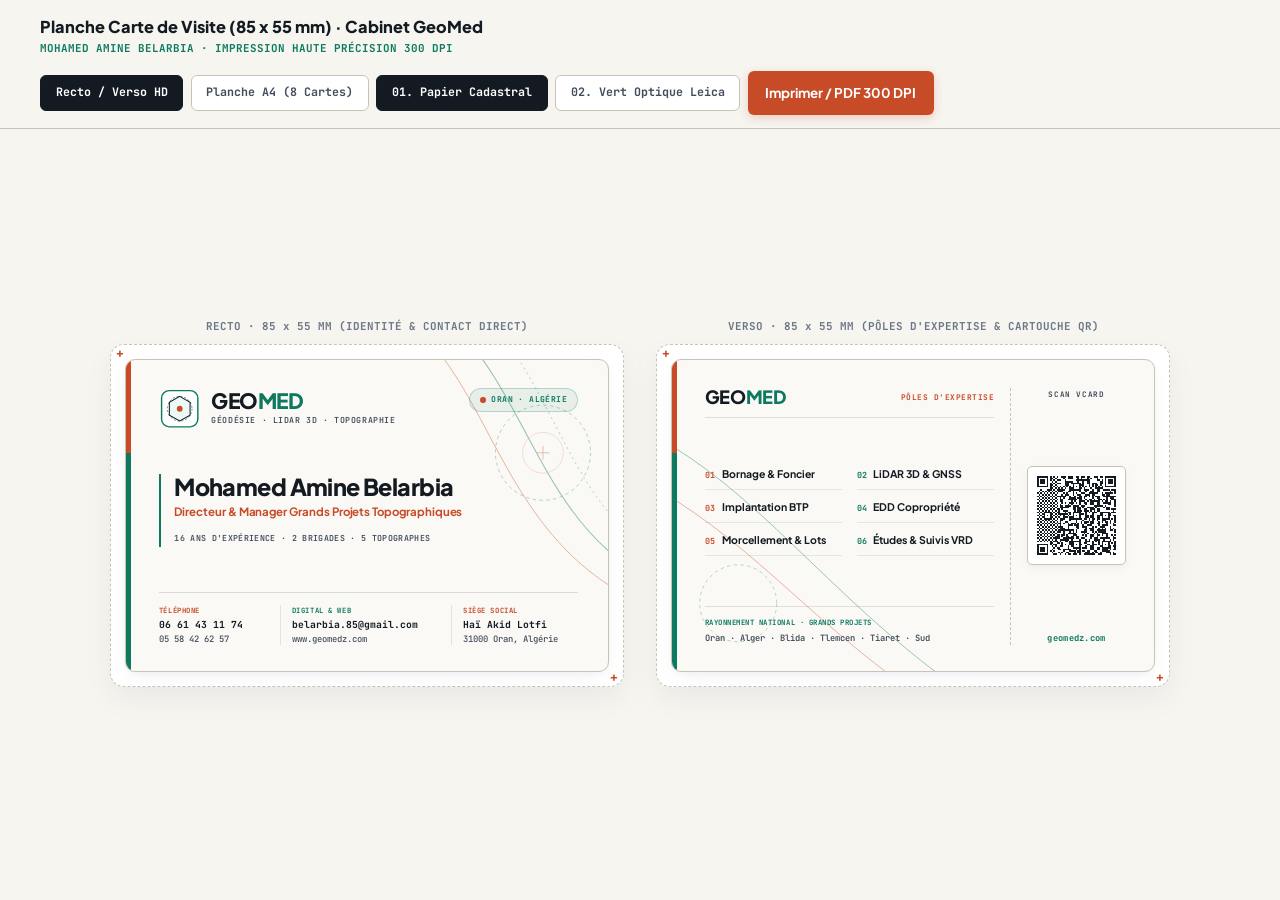
<file: carte-de-visite.html>
<!DOCTYPE html>
<html lang="fr">
<head>
  <meta charset="UTF-8">
  <meta name="viewport" content="width=device-width, initial-scale=1.0, viewport-fit=cover">
  <title>Carte de Visite (85x55 mm) · Cabinet GeoMed · Mohamed Amine Belarbia</title>
  <link rel="preconnect" href="https://fonts.googleapis.com">
  <link rel="preconnect" href="https://fonts.gstatic.com" crossorigin>
  <link href="https://fonts.googleapis.com/css2?family=JetBrains+Mono:wght@400;500;600;700&family=Plus+Jakarta+Sans:wght@400;500;600;700;800&display=swap" rel="stylesheet">
  <link rel="stylesheet" href="styles.css?v=20261029-v2">
  <style>
    body {
      padding-top: 0;
      padding-bottom: 0;
      min-height: 100vh;
      display: flex;
      flex-direction: column;
      background: var(--bg-paper);
    }

    .print-toolbar {
      background: rgba(246, 245, 240, 0.96);
      border-bottom: 1px solid var(--border-strong);
      padding: 0.85rem 0;
      position: sticky;
      top: 0;
      z-index: 100;
      backdrop-filter: blur(14px);
    }

    .toolbar-flex {
      display: flex;
      flex-wrap: wrap;
      align-items: center;
      justify-content: space-between;
      gap: 0.85rem;
    }

    .studio-workspace {
      flex: 1;
      padding: 2.5rem 0 4rem;
      display: flex;
      flex-direction: column;
      align-items: center;
      justify-content: center;
      gap: 2.2rem;
    }

    .crop-frame {
      position: relative;
      padding: 14px;
      border: 1px dashed var(--border-strong);
      border-radius: 14px;
      background: var(--bg-card);
      max-width: 100%;
      width: 100%;
      box-shadow: 0 12px 30px rgba(20, 26, 33, 0.05);
    }

    .crop-frame::before,
    .crop-frame::after {
      content: "+";
      position: absolute;
      font-family: var(--font-mono);
      font-size: 13px;
      font-weight: 700;
      color: var(--btp-orange);
      line-height: 1;
    }

    .crop-frame::before { top: 2px; left: 5px; }
    .crop-frame::after { bottom: 2px; right: 5px; }

    .print-sheet-grid {
      display: grid;
      grid-template-columns: repeat(auto-fit, minmax(min(100%, 420px), 1fr));
      gap: 2rem;
      width: min(1060px, 94dvw);
      justify-items: center;
    }

    /* ==========================================================================
       CARTE DE VISITE 85 x 55 MM · ARCHITECTURE PROPORTIONNELLE (FLUID CQI)
       ========================================================================== */
    .business-card-sheet {
      position: relative;
      aspect-ratio: 85 / 55;
      width: 100%;
      container-type: inline-size;
      container-name: bcard;
      border-radius: 10px;
      padding: 0;
      overflow: hidden;
      background: #faf9f5;
      color: var(--ink-primary);
      border: 1px solid #c8c3b4;
      box-shadow: var(--shadow-card);
    }

    .business-card-sheet.theme-ivory {
      background: #faf9f5;
      border-color: #c8c3b4;
    }

    .business-card-sheet.theme-emerald {
      background: #f2f9f6;
      border-color: #0d7a5f;
    }

    /* Filet d'ancrage latéral gauche (Mire topographique bicolore) */
    .business-card-sheet::before {
      content: "";
      position: absolute;
      left: 0;
      top: 0;
      bottom: 0;
      width: 1cqi;
      min-width: 3.5px;
      background: linear-gradient(180deg, var(--btp-orange) 0%, var(--btp-orange) 30%, var(--leica-green) 30%, var(--leica-green) 100%);
      z-index: 3;
    }

    /* Courbes de niveau & réticule géodésique en arrière-plan */
    .bcard-topo-svg {
      position: absolute;
      inset: 0;
      width: 100%;
      height: 100%;
      pointer-events: none;
      opacity: 0.42;
      z-index: 1;
    }

    .bcard-layer {
      position: relative;
      z-index: 2;
      width: 100%;
      height: 100%;
      padding: 5.8cqi 6.2cqi 5.4cqi 6.8cqi;
      display: flex;
      flex-direction: column;
      justify-content: space-between;
    }

    /* --------------------------------------------------------------------------
       RECTO · ARCHITECTURE EN 3 STRATES AÉRÉES
       -------------------------------------------------------------------------- */
    .bcard-head {
      display: flex;
      justify-content: space-between;
      align-items: flex-start;
      gap: 2cqi;
    }

    .bcard-brand-row {
      display: flex;
      align-items: center;
      gap: 2.3cqi;
    }

    .bcard-logo-mark {
      width: 8.6cqi;
      height: 8.6cqi;
      flex-shrink: 0;
    }

    .bcard-brand-word {
      font-weight: 800;
      font-size: 4.4cqi;
      letter-spacing: -0.025em;
      color: var(--ink-primary);
      line-height: 1;
    }

    .bcard-brand-word span {
      color: var(--leica-green);
    }

    .bcard-brand-sub {
      font-family: var(--font-mono);
      font-size: 1.72cqi;
      font-weight: 600;
      color: var(--ink-secondary);
      letter-spacing: 0.07em;
      margin-top: 0.7cqi;
    }

    .bcard-origin-pill {
      display: inline-flex;
      align-items: center;
      gap: 1.2cqi;
      padding: 0.9cqi 2.1cqi;
      border-radius: 999px;
      background: rgba(13, 122, 95, 0.08);
      border: 1px solid rgba(13, 122, 95, 0.24);
      font-family: var(--font-mono);
      font-size: 1.68cqi;
      font-weight: 700;
      color: var(--leica-green);
      letter-spacing: 0.05em;
      white-space: nowrap;
    }

    .bcard-origin-dot {
      width: 1.2cqi;
      height: 1.2cqi;
      border-radius: 50%;
      background: var(--btp-orange);
    }

    /* Bloc Central : Identité & Direction (Aéré et Hiérarchisé) */
    .bcard-identity-focal {
      padding-left: 2.8cqi;
      border-left: 0.55cqi solid var(--leica-green);
      margin-block: auto;
    }

    .bcard-person-name {
      font-size: 4.85cqi;
      font-weight: 800;
      letter-spacing: -0.025em;
      color: var(--ink-primary);
      line-height: 1.08;
    }

    .bcard-person-role {
      font-size: 2.38cqi;
      font-weight: 700;
      color: var(--btp-orange);
      margin-top: 0.85cqi;
      letter-spacing: -0.005em;
    }

    .bcard-person-creds {
      display: inline-flex;
      align-items: center;
      gap: 1.4cqi;
      font-family: var(--font-mono);
      font-size: 1.72cqi;
      font-weight: 600;
      color: var(--ink-secondary);
      letter-spacing: 0.04em;
      margin-top: 1.35cqi;
    }

    /* Pied de Carte : Grille 3 Colonnes Sans Retour à la Ligne */
    .bcard-contact-strip {
      display: grid;
      grid-template-columns: 1.02fr 1.34fr 0.96fr;
      gap: 2.2cqi;
      padding-top: 2.6cqi;
      border-top: 1px solid rgba(20, 26, 33, 0.14);
    }

    .bcard-contact-col {
      display: flex;
      flex-direction: column;
      gap: 0.55cqi;
      min-width: 0;
    }

    .bcard-contact-col:not(:last-child) {
      border-right: 1px solid rgba(20, 26, 33, 0.1);
      padding-right: 1.8cqi;
    }

    .bcard-col-label {
      font-family: var(--font-mono);
      font-size: 1.5cqi;
      font-weight: 700;
      letter-spacing: 0.08em;
      color: var(--leica-green);
      text-transform: uppercase;
    }

    .bcard-col-label.orange {
      color: var(--btp-orange);
    }

    .bcard-col-primary {
      font-family: var(--font-mono);
      font-size: 2.02cqi;
      font-weight: 700;
      color: var(--ink-primary);
      white-space: nowrap;
      line-height: 1.25;
    }

    .bcard-col-secondary {
      font-family: var(--font-mono);
      font-size: 1.84cqi;
      font-weight: 500;
      color: var(--ink-secondary);
      white-space: nowrap;
      line-height: 1.25;
    }

    /* --------------------------------------------------------------------------
       VERSO · ARCHITECTURE ASYMÉTRIQUE (INDEX 6 PÔLES + CARTOUCHE QR)
       -------------------------------------------------------------------------- */
    .bcard-verso-layout {
      position: relative;
      z-index: 2;
      width: 100%;
      height: 100%;
      padding: 5.8cqi 5.8cqi 5.4cqi 6.8cqi;
      display: grid;
      grid-template-columns: 1fr 24cqi;
      gap: 3.4cqi;
      align-items: stretch;
    }

    .bcard-verso-main {
      display: flex;
      flex-direction: column;
      justify-content: space-between;
      min-width: 0;
    }

    .bcard-verso-head {
      display: flex;
      align-items: center;
      justify-content: space-between;
      gap: 1.5cqi;
      padding-bottom: 2.2cqi;
      border-bottom: 1px solid rgba(20, 26, 33, 0.12);
    }

    .bcard-verso-title {
      font-weight: 800;
      font-size: 3.8cqi;
      letter-spacing: -0.02em;
      color: var(--ink-primary);
      line-height: 1;
    }

    .bcard-verso-title span {
      color: var(--leica-green);
    }

    .bcard-verso-tag {
      font-family: var(--font-mono);
      font-size: 1.62cqi;
      font-weight: 700;
      color: var(--btp-orange);
      letter-spacing: 0.06em;
    }

    /* Index Typographique des 6 Pôles (Sans boîtes lourdes) */
    .bcard-poles-index {
      display: grid;
      grid-template-columns: 1fr 1fr;
      gap: 2.2cqi 3cqi;
      margin-block: auto;
    }

    .bcard-pole-row {
      display: flex;
      align-items: baseline;
      gap: 1.4cqi;
      padding-bottom: 1.4cqi;
      border-bottom: 1px solid rgba(20, 26, 33, 0.09);
    }

    .bcard-pole-num {
      font-family: var(--font-mono);
      font-size: 1.75cqi;
      font-weight: 700;
      color: var(--leica-green);
      flex-shrink: 0;
    }

    .bcard-pole-row:nth-child(odd) .bcard-pole-num {
      color: var(--btp-orange);
    }

    .bcard-pole-name {
      font-size: 2.18cqi;
      font-weight: 700;
      color: var(--ink-primary);
      white-space: nowrap;
      line-height: 1.15;
    }

    .bcard-verso-foot {
      padding-top: 2cqi;
      border-top: 1px solid rgba(20, 26, 33, 0.12);
      display: flex;
      flex-direction: column;
      gap: 0.55cqi;
    }

    .bcard-verso-foot-label {
      font-family: var(--font-mono);
      font-size: 1.52cqi;
      font-weight: 700;
      color: var(--leica-green);
      letter-spacing: 0.07em;
      white-space: nowrap;
    }

    .bcard-verso-wilayas {
      font-family: var(--font-mono);
      font-size: 1.82cqi;
      font-weight: 600;
      color: var(--ink-secondary);
      white-space: nowrap;
    }

    /* Cartouche Géodésique QR (Colonne Droite Dédiée) */
    .bcard-qr-cartouche {
      border-left: 1px dashed var(--border-strong);
      padding-left: 3.2cqi;
      display: flex;
      flex-direction: column;
      align-items: center;
      justify-content: space-between;
      text-align: center;
    }

    .bcard-qr-label {
      font-family: var(--font-mono);
      font-size: 1.58cqi;
      font-weight: 700;
      letter-spacing: 0.08em;
      color: var(--ink-secondary);
    }

    .bcard-qr-box {
      width: 20.5cqi;
      height: 20.5cqi;
      background: #ffffff;
      border: 1px solid var(--border-strong);
      border-radius: 5px;
      padding: 1.2cqi;
      box-shadow: 0 3px 10px rgba(20, 26, 33, 0.05);
    }

    .bcard-qr-box svg {
      width: 100%;
      height: 100%;
      display: block;
    }

    .bcard-qr-domain {
      font-family: var(--font-mono);
      font-size: 1.82cqi;
      font-weight: 700;
      color: var(--leica-green);
      letter-spacing: 0.03em;
    }

    /* --------------------------------------------------------------------------
       PLANCHE D'IMPRESSION A4 (8 CARTES 85 x 55 MM)
       -------------------------------------------------------------------------- */
    .a4-multi-grid {
      display: none;
      grid-template-columns: repeat(2, 85mm);
      gap: 6mm;
      padding: 12mm;
      background: #ffffff;
      border-radius: 10px;
      border: 1px solid var(--border-strong);
      box-shadow: var(--shadow-card);
    }

    .a4-multi-grid .business-card-sheet {
      width: 85mm;
      height: 55mm;
      border-radius: 0;
      box-shadow: none;
      border: 0.25mm solid #94a3b8;
    }

    body.mode-a4 .print-sheet-grid { display: none; }
    body.mode-a4 .a4-multi-grid { display: grid; }

    @media print {
      @page {
        size: A4 portrait;
        margin: 10mm;
      }

      * {
        -webkit-print-color-adjust: exact !important;
        print-color-adjust: exact !important;
      }

      body {
        background: #ffffff !important;
        color: #000000 !important;
      }

      .print-toolbar,
      .no-print {
        display: none !important;
      }

      .studio-workspace { padding: 0 !important; }

      .print-sheet-grid {
        display: grid !important;
        grid-template-columns: repeat(2, 85mm) !important;
        gap: 8mm !important;
        width: auto !important;
      }

      body.mode-a4 .print-sheet-grid {
        display: none !important;
      }

      body.mode-a4 .a4-multi-grid {
        display: grid !important;
        padding: 0 !important;
        border: none !important;
        box-shadow: none !important;
      }

      .crop-frame {
        padding: 0 !important;
        border: 0.2mm dashed #64748b !important;
        border-radius: 0 !important;
        background: transparent !important;
        box-shadow: none !important;
      }

      .business-card-sheet {
        width: 85mm !important;
        height: 55mm !important;
        border-radius: 0 !important;
        box-shadow: none !important;
      }
    }
  </style>
</head>
<body>

  <header class="print-toolbar">
    <div class="container toolbar-flex">
      <div>
        <strong style="font-size:1.02rem; font-weight:800;">Planche Carte de Visite (85 x 55 mm) · Cabinet GeoMed</strong>
        <span style="display:block; font-family:var(--font-mono); font-size:0.68rem; color:var(--leica-green); font-weight:700;">
          MOHAMED AMINE BELARBIA · IMPRESSION HAUTE PRÉCISION 300 DPI
        </span>
      </div>

      <div style="display:flex; flex-wrap:wrap; gap:0.45rem; align-items:center;">
        <button type="button" id="btn-mode-hd" class="filter-btn active">Recto / Verso HD</button>
        <button type="button" id="btn-mode-a4" class="filter-btn">Planche A4 (8 Cartes)</button>
        <button type="button" class="filter-btn active" data-bcard-theme="ivory">01. Papier Cadastral</button>
        <button type="button" class="filter-btn" data-bcard-theme="emerald">02. Vert Optique Leica</button>
        <button type="button" onclick="window.print()" class="btn btn-primary">
          <span>Imprimer / PDF 300 DPI</span>
        </button>
      </div>
    </div>
  </header>

  <main class="studio-workspace">
    <div class="print-sheet-grid" id="studio-pair">
      <!-- ==================== RECTO ==================== -->
      <div style="width:100%;">
        <div class="meta-code no-print" style="text-align:center; margin-bottom:0.55rem;">RECTO · 85 x 55 MM (IDENTITÉ &amp; CONTACT DIRECT)</div>
        <div class="crop-frame">
          <article class="business-card-sheet theme-ivory">
            <svg class="bcard-topo-svg" viewBox="0 0 425 275" fill="none" aria-hidden="true">
              <!-- Courbes de niveau topographiques fluides -->
              <path d="M265,-20 C325,45 340,155 445,210" stroke="#C84B28" stroke-width="0.85"/>
              <path d="M295,-25 C355,40 370,140 455,190" stroke="#0D7A5F" stroke-width="0.95"/>
              <path d="M325,-30 C380,35 395,125 465,170" stroke="#0D7A5F" stroke-width="0.6" stroke-dasharray="2 3"/>
              <!-- Réticule géodésique discret en haut à droite -->
              <circle cx="368" cy="82" r="42" stroke="#0D7A5F" stroke-width="0.65" stroke-dasharray="3 3"/>
              <circle cx="368" cy="82" r="18" stroke="#C84B28" stroke-width="0.55" opacity="0.6"/>
              <line x1="362" y1="82" x2="374" y2="82" stroke="#C84B28" stroke-width="0.7"/>
              <line x1="368" y1="76" x2="368" y2="88" stroke="#C84B28" stroke-width="0.7"/>
            </svg>

            <div class="bcard-layer">
              <!-- Strate 1 : En-tête Marque & Ancrage -->
              <div class="bcard-head">
                <div class="bcard-brand-row">
                  <svg class="bcard-logo-mark" viewBox="0 0 64 64" fill="none" aria-hidden="true">
                    <rect x="4" y="4" width="56" height="56" rx="12" fill="#FFFFFF" stroke="#0D7A5F" stroke-width="2.2"/>
                    <circle cx="32" cy="32" r="19" stroke="#0D7A5F" stroke-width="1.2" stroke-dasharray="3 3"/>
                    <polygon points="32,13 48,22 48,42 32,51 16,42 16,22" stroke="#141A21" stroke-width="1.6" fill="#EEF8F5"/>
                    <circle cx="32" cy="32" r="4.5" fill="#C84B28"/>
                  </svg>
                  <div>
                    <div class="bcard-brand-word">GEO<span>MED</span></div>
                    <div class="bcard-brand-sub">GÉODÉSIE · LIDAR 3D · TOPOGRAPHIE</div>
                  </div>
                </div>

                <span class="bcard-origin-pill">
                  <i class="bcard-origin-dot" aria-hidden="true"></i>
                  <span>ORAN · ALGÉRIE</span>
                </span>
              </div>

              <!-- Strate 2 : Cœur Identitaire Aéré -->
              <div class="bcard-identity-focal">
                <div class="bcard-person-name">Mohamed Amine Belarbia</div>
                <div class="bcard-person-role">Directeur &amp; Manager Grands Projets Topographiques</div>
                <div class="bcard-person-creds">16 ANS D'EXPÉRIENCE · 2 BRIGADES · 5 TOPOGRAPHES</div>
              </div>

              <!-- Strate 3 : Pied de Carte Architecturé en 3 Colonnes -->
              <div class="bcard-contact-strip">
                <div class="bcard-contact-col">
                  <span class="bcard-col-label orange">Téléphone</span>
                  <span class="bcard-col-primary">06 61 43 11 74</span>
                  <span class="bcard-col-secondary">05 58 42 62 57</span>
                </div>

                <div class="bcard-contact-col">
                  <span class="bcard-col-label">Digital &amp; Web</span>
                  <span class="bcard-col-primary">belarbia.85@gmail.com</span>
                  <span class="bcard-col-secondary">www.geomedz.com</span>
                </div>

                <div class="bcard-contact-col">
                  <span class="bcard-col-label orange">Siège Social</span>
                  <span class="bcard-col-primary">Haï Akid Lotfi</span>
                  <span class="bcard-col-secondary">31000 Oran, Algérie</span>
                </div>
              </div>
            </div>
          </article>
        </div>
      </div>

      <!-- ==================== VERSO ==================== -->
      <div style="width:100%;">
        <div class="meta-code no-print" style="text-align:center; margin-bottom:0.55rem;">VERSO · 85 x 55 MM (PÔLES D'EXPERTISE &amp; CARTOUCHE QR)</div>
        <div class="crop-frame">
          <article class="business-card-sheet theme-ivory">
            <svg class="bcard-topo-svg" viewBox="0 0 425 275" fill="none" aria-hidden="true">
              <path d="M-20,65 C75,115 135,205 245,285" stroke="#0D7A5F" stroke-width="0.85"/>
              <path d="M-30,105 C65,155 115,225 215,295" stroke="#C84B28" stroke-width="0.85"/>
              <circle cx="58" cy="215" r="34" stroke="#0D7A5F" stroke-width="0.6" stroke-dasharray="3 3"/>
            </svg>

            <div class="bcard-verso-layout">
              <!-- Zone Gauche : 6 Pôles & Couverture Nationale -->
              <div class="bcard-verso-main">
                <div class="bcard-verso-head">
                  <div class="bcard-verso-title">GEO<span>MED</span></div>
                  <span class="bcard-verso-tag">PÔLES D'EXPERTISE</span>
                </div>

                <div class="bcard-poles-index">
                  <div class="bcard-pole-row">
                    <span class="bcard-pole-num">01</span>
                    <span class="bcard-pole-name">Bornage &amp; Foncier</span>
                  </div>
                  <div class="bcard-pole-row">
                    <span class="bcard-pole-num">02</span>
                    <span class="bcard-pole-name">LiDAR 3D &amp; GNSS</span>
                  </div>
                  <div class="bcard-pole-row">
                    <span class="bcard-pole-num">03</span>
                    <span class="bcard-pole-name">Implantation BTP</span>
                  </div>
                  <div class="bcard-pole-row">
                    <span class="bcard-pole-num">04</span>
                    <span class="bcard-pole-name">EDD Copropriété</span>
                  </div>
                  <div class="bcard-pole-row">
                    <span class="bcard-pole-num">05</span>
                    <span class="bcard-pole-name">Morcellement &amp; Lots</span>
                  </div>
                  <div class="bcard-pole-row">
                    <span class="bcard-pole-num">06</span>
                    <span class="bcard-pole-name">Études &amp; Suivis VRD</span>
                  </div>
                </div>

                <div class="bcard-verso-foot">
                  <span class="bcard-verso-foot-label">RAYONNEMENT NATIONAL · GRANDS PROJETS</span>
                  <span class="bcard-verso-wilayas">Oran · Alger · Blida · Tlemcen · Tiaret · Sud</span>
                </div>
              </div>

              <!-- Zone Droite : Cartouche Géodésique QR -->
              <div class="bcard-qr-cartouche">
                <span class="bcard-qr-label">SCAN VCARD</span>
                <div class="bcard-qr-box js-geomed-qr" aria-label="QR Code vCard Mohamed Amine Belarbia"></div>
                <span class="bcard-qr-domain">geomedz.com</span>
              </div>
            </div>
          </article>
        </div>
      </div>
    </div>

    <div class="a4-multi-grid" id="a4-sheet-container"></div>
  </main>

  <script src="app.js?v=20261029-v2"></script>
  <script>
    document.addEventListener('DOMContentLoaded', () => {
      const studioCards = document.querySelectorAll('#studio-pair .business-card-sheet');
      const a4Container = document.getElementById('a4-sheet-container');
      if (studioCards.length === 2 && a4Container) {
        for (let i = 0; i < 4; i++) {
          a4Container.appendChild(studioCards[0].cloneNode(true));
          a4Container.appendChild(studioCards[1].cloneNode(true));
        }
      }

      const btnHd = document.getElementById('btn-mode-hd');
      const btnA4 = document.getElementById('btn-mode-a4');

      btnHd?.addEventListener('click', () => {
        document.body.classList.remove('mode-a4');
        btnHd.classList.add('active');
        btnA4?.classList.remove('active');
      });

      btnA4?.addEventListener('click', () => {
        document.body.classList.add('mode-a4');
        btnA4.classList.add('active');
        btnHd?.classList.remove('active');
      });
    });
  </script>
</body>
</html>
</file>
<file: styles.css>
/* ==========================================================================
   CABINET GEOMED · ORAN (HAÏ AKID LOTFI) · ARCHITECTURE & TOPOGRAPHIE BTP
   Direction : Mohamed Amine Belarbia (16 ans d'expérience)
   Identité : Papier Cadastral Clair · Vert Optique Leica · Terre Cuite Bornage
   Ergonomie : Application Web Responsive (PC, Tablette, Android & iOS)
   ========================================================================== */

:root {
  /* Palette Fond Clair Architecte & Plan Cadastral */
  --bg-paper: #f6f5f0;
  --bg-paper-alt: #efede6;
  --bg-card: #ffffff;
  --bg-blueprint: #f9f8f3;

  /* Encres Techniques Haute Lisibilité */
  --ink-primary: #141a21;
  --ink-secondary: #424d5b;
  --ink-muted: #6c7786;

  /* Accents Métier Topographie & BTP */
  --leica-green: #0d7a5f;
  --leica-green-soft: rgba(13, 122, 95, 0.1);
  --btp-orange: #c84b28;
  --btp-orange-soft: rgba(200, 75, 40, 0.1);
  --cad-blue: #0369a1;
  --cad-blue-soft: rgba(3, 105, 161, 0.1);

  /* Filets & Bordures de Plan */
  --border-light: #e2dfd5;
  --border-strong: #c8c3b4;
  --shadow-card: 0 8px 24px -6px rgba(20, 26, 33, 0.06), 0 2px 6px -1px rgba(20, 26, 33, 0.04);
  --shadow-hover: 0 16px 34px -8px rgba(20, 26, 33, 0.11), 0 4px 10px -2px rgba(13, 122, 95, 0.08);

  /* Typographie */
  --font-sans: 'Plus Jakarta Sans', -apple-system, BlinkMacSystemFont, sans-serif;
  --font-mono: 'JetBrains Mono', monospace;

  /* Espacements & Rayons */
  --container-max: 1280px;
  --radius-sm: 6px;
  --radius-md: 10px;
  --radius-lg: 14px;
  --bottom-nav-height: 66px;
}

*,
*::before,
*::after {
  box-sizing: border-box;
  margin: 0;
  padding: 0;
}

html {
  scroll-behavior: smooth;
  font-size: 16px;
  background-color: var(--bg-paper);
  color: var(--ink-primary);
  -webkit-text-size-adjust: 100%;
}

body {
  font-family: var(--font-sans);
  background-color: var(--bg-paper);
  color: var(--ink-primary);
  line-height: 1.6;
  overflow-x: hidden;
  -webkit-font-smoothing: antialiased;
  background-image:
    linear-gradient(to right, rgba(20, 26, 33, 0.028) 1px, transparent 1px),
    linear-gradient(to bottom, rgba(20, 26, 33, 0.028) 1px, transparent 1px);
  background-size: 40px 40px;
}

img {
  max-width: 100%;
  height: auto;
  display: block;
}

svg {
  display: block;
  max-width: 100%;
  flex-shrink: 0;
}

a {
  color: inherit;
  text-decoration: none;
  transition: color 0.2s ease, background-color 0.2s ease, border-color 0.2s ease, transform 0.2s ease;
}

ul {
  list-style: none;
}

button,
input,
select,
textarea {
  font: inherit;
  color: inherit;
}

.container {
  width: 100%;
  max-width: var(--container-max);
  margin-inline: auto;
  padding-inline: clamp(1rem, 3.5vw, 2.5rem);
}

/* ==========================================================================
   ANIMATIONS SCROLL-DRIVEN & KEYFRAMES TECHNIQUES
   ========================================================================== */
@keyframes fade-in {
  from {
    opacity: 0;
    transform: translateY(18px);
  }
  to {
    opacity: 1;
    transform: translateY(0);
  }
}

@keyframes pulse-beacon {
  0%, 100% {
    transform: scale(1);
    opacity: 0.95;
  }
  50% {
    transform: scale(1.45);
    opacity: 0.35;
  }
}

@keyframes dash-flow {
  to {
    stroke-dashoffset: -28;
  }
}

@media (prefers-reduced-motion: no-preference) {
  @supports (animation-timeline: view()) {
    .scroll-reveal {
      animation: fade-in linear both;
      animation-timeline: view();
      animation-range: entry 8% cover 24%;
    }
  }

  @supports not (animation-timeline: view()) {
    .scroll-reveal {
      opacity: 0;
      transform: translateY(16px);
      transition: opacity 0.45s cubic-bezier(0.22, 1, 0.36, 1), transform 0.45s cubic-bezier(0.22, 1, 0.36, 1);
    }
    .scroll-reveal.is-visible {
      opacity: 1;
      transform: translateY(0);
    }
  }

  .svg-laser-line {
    stroke-dasharray: 5 3;
    animation: dash-flow 2.2s linear infinite;
  }

  .svg-radar-ring {
    transform-box: fill-box;
    transform-origin: center;
    animation: pulse-beacon 2.6s ease-in-out infinite;
  }
}

/* ==========================================================================
   1. BARRE TÉLÉMÉTRIQUE SUPÉRIEURE JUSTIFIÉE (GAUCHE / DROITE)
   ========================================================================== */
.top-telemetry-bar {
  background: var(--ink-primary);
  color: #f8fafc;
  font-family: var(--font-mono);
  font-size: 0.7rem;
  padding-block: 0.38rem;
  border-bottom: 2px solid var(--btp-orange);
}

.top-telemetry-inner {
  display: flex;
  justify-content: space-between;
  align-items: center;
  gap: 0.75rem;
}

.telemetry-bar-left {
  display: inline-flex;
  align-items: center;
  gap: 0.42rem;
  font-weight: 700;
  color: #f8fafc;
  white-space: nowrap;
}

.telemetry-bar-left:hover {
  color: #a7f3d0;
}

.telemetry-bar-right {
  display: inline-flex;
  align-items: center;
  gap: 0.85rem;
  white-space: nowrap;
}

.telemetry-desktop-only {
  color: #cbd5e1;
  font-size: 0.68rem;
}

.telemetry-phone-link {
  display: inline-flex;
  align-items: center;
  padding: 0.12rem 0.5rem;
  border-radius: 4px;
  background: rgba(13, 122, 95, 0.35);
  border: 1px solid #10b981;
  color: #a7f3d0;
  font-weight: 700;
}

.pulse-dot {
  width: 7px;
  height: 7px;
  border-radius: 50%;
  background: #10b981;
  box-shadow: 0 0 0 3px rgba(16, 185, 129, 0.25);
  display: inline-block;
  flex-shrink: 0;
}

/* ==========================================================================
   2. EN-TÊTE STICKY ÉPURÉ, AÉRÉ & PARFAITEMENT JUSTIFIÉ
   ========================================================================== */
.site-header {
  position: sticky;
  top: 0;
  z-index: 90;
  background: rgba(246, 245, 240, 0.95);
  backdrop-filter: blur(12px);
  -webkit-backdrop-filter: blur(12px);
  border-bottom: 1px solid var(--border-strong);
}

.header-inner {
  display: flex;
  align-items: center;
  justify-content: space-between;
  min-height: 64px;
  gap: 1rem;
}

.brand-lockup {
  display: inline-flex;
  align-items: center;
  gap: 0.65rem;
  flex-shrink: 0;
  white-space: nowrap;
}

.brand-mark-svg {
  width: 38px;
  height: 38px;
  flex-shrink: 0;
}

.brand-text-col {
  display: flex;
  flex-direction: column;
  justify-content: center;
  white-space: nowrap;
}

.brand-title {
  font-weight: 800;
  font-size: 1.22rem;
  letter-spacing: -0.025em;
  color: var(--ink-primary);
  line-height: 1.05;
}

.brand-title span {
  color: var(--leica-green);
}

.brand-sub {
  display: block;
  font-family: var(--font-mono);
  font-size: 0.58rem;
  font-weight: 700;
  color: var(--leica-green);
  letter-spacing: 0.07em;
  margin-top: 0.12rem;
  white-space: nowrap;
}

.main-nav {
  display: flex;
  align-items: center;
  justify-content: center;
  gap: 0.35rem;
  margin-inline: auto;
}

.nav-link {
  font-size: 0.85rem;
  font-weight: 600;
  color: var(--ink-secondary);
  padding: 0.45rem 0.78rem;
  border-radius: var(--radius-sm);
  white-space: nowrap;
}

.nav-link:hover,
.nav-link.active,
.nav-link.is-active {
  color: var(--leica-green);
  background: var(--leica-green-soft);
}

.header-actions {
  display: flex;
  align-items: center;
  justify-content: flex-end;
  gap: 0.5rem;
  flex-shrink: 0;
}

.mobile-header-call {
  display: none;
  align-items: center;
  justify-content: center;
  gap: 0.35rem;
  min-height: 38px;
  padding: 0.4rem 0.72rem;
  border-radius: var(--radius-sm);
  background: var(--leica-green);
  color: #ffffff;
  font-family: var(--font-mono);
  font-size: 0.72rem;
  font-weight: 700;
  white-space: nowrap;
}

.mobile-header-call svg {
  width: 14px;
  height: 14px;
  flex-shrink: 0;
}

.btn {
  display: inline-flex;
  align-items: center;
  justify-content: center;
  gap: 0.45rem;
  padding: 0.62rem 1.05rem;
  min-height: 44px;
  border-radius: var(--radius-sm);
  font-weight: 700;
  font-size: 0.84rem;
  cursor: pointer;
  border: 1px solid transparent;
  transition: all 0.2s ease;
  white-space: nowrap;
  user-select: none;
  -webkit-tap-highlight-color: transparent;
}

.btn svg {
  width: 15px;
  height: 15px;
  flex-shrink: 0;
}

.btn:active {
  transform: scale(0.98);
}

.btn-primary {
  background: var(--btp-orange);
  color: #ffffff;
  box-shadow: 0 3px 10px rgba(200, 75, 40, 0.24);
}

.btn-primary:hover {
  background: #b03d1d;
  transform: translateY(-1px);
}

.btn-leica {
  background: var(--leica-green);
  color: #ffffff;
}

.btn-leica:hover {
  background: #095e49;
}

.btn-outline {
  background: var(--bg-card);
  border-color: var(--border-strong);
  color: var(--ink-primary);
}

.btn-outline:hover {
  border-color: var(--leica-green);
  color: var(--leica-green);
}

.btn-phone-chip {
  font-family: var(--font-mono);
  font-size: 0.78rem;
  background: var(--bg-card);
  border: 1px solid var(--border-strong);
  color: var(--ink-primary);
}

.drawer-trigger-btn {
  display: none;
  align-items: center;
  justify-content: center;
  gap: 0.4rem;
  min-height: 42px;
  padding: 0.45rem 0.75rem;
  background: var(--bg-card);
  border: 1px solid var(--border-strong);
  border-radius: var(--radius-sm);
  font-family: var(--font-mono);
  font-size: 0.74rem;
  font-weight: 700;
  color: var(--ink-primary);
  cursor: pointer;
}

.drawer-trigger-btn svg {
  width: 18px;
  height: 18px;
}

/* ==========================================================================
   3. TIROIR DE NAVIGATION MOBILE/TABLETTE (POPOVER + SCROLL-SNAP SWIPE)
   ========================================================================== */
@property --drawer-backdrop {
  syntax: '<number>';
  inherits: true;
  initial-value: 0;
}

.Drawer {
  width: 100%;
  height: 100%;
  border: none;
  padding: 0;
  margin: 0;
  background: none;
  overflow: hidden;
  --drawer-backdrop: 0;
}

.Drawer:not(:popover-open) {
  display: none;
}

.Drawer::backdrop {
  background: rgba(20, 26, 33, calc(var(--drawer-backdrop) * 0.52));
  backdrop-filter: blur(calc(var(--drawer-backdrop) * 3px));
}

.Drawer-scroller {
  width: 100%;
  height: 100%;
  display: flex;
  overflow-x: scroll;
  scroll-snap-type: x mandatory;
  scrollbar-width: none;
  overscroll-behavior: contain;
  timeline-scope: --drawer-scroll;
  animation: drawer-backdrop-progress linear both;
  animation-timeline: --drawer-scroll;
}

.Drawer-scroller::-webkit-scrollbar {
  display: none;
}

.Drawer-scroller::before {
  content: "";
  flex: 0 0 100%;
  scroll-snap-align: start;
}

@keyframes drawer-backdrop-progress {
  from {
    --drawer-backdrop: 0;
  }
  to {
    --drawer-backdrop: 1;
  }
}

.Drawer-sheet {
  scroll-initial-target: nearest;
  scroll-snap-align: end;
  flex: 0 0 min(86vw, 360px);
  height: 100%;
  background: var(--bg-paper);
  border-left: 2px solid var(--leica-green);
  box-shadow: -16px 0 40px rgba(20, 26, 33, 0.22);
  display: flex;
  flex-direction: column;
  justify-content: space-between;
  padding: 1.25rem;
  overflow-y: auto;
  view-timeline: --drawer-scroll inline;
}

.drawer-header {
  display: flex;
  justify-content: space-between;
  align-items: center;
  padding-bottom: 1rem;
  border-bottom: 1px solid var(--border-strong);
}

.drawer-close-btn {
  width: 40px;
  height: 40px;
  border-radius: var(--radius-sm);
  border: 1px solid var(--border-strong);
  background: var(--bg-card);
  font-weight: 800;
  cursor: pointer;
}

.drawer-status-card {
  margin-top: 0.9rem;
  padding: 0.7rem 0.85rem;
  background: var(--leica-green-soft);
  border: 1px solid rgba(13, 122, 95, 0.25);
  border-radius: var(--radius-sm);
  font-family: var(--font-mono);
  font-size: 0.72rem;
  color: var(--leica-green);
  font-weight: 700;
  display: flex;
  align-items: center;
  gap: 0.5rem;
}

.drawer-nav-list {
  display: flex;
  flex-direction: column;
  gap: 0.4rem;
  margin-block: 1rem;
}

.drawer-nav-item {
  display: flex;
  align-items: center;
  justify-content: space-between;
  padding: 0.78rem 0.9rem;
  background: var(--bg-card);
  border: 1px solid var(--border-light);
  border-radius: var(--radius-sm);
  font-weight: 700;
  font-size: 0.9rem;
}

.drawer-nav-item small {
  font-family: var(--font-mono);
  font-size: 0.66rem;
  color: var(--ink-muted);
  font-weight: 500;
  display: block;
}

.drawer-nav-item:hover,
.drawer-nav-item:focus-visible {
  border-color: var(--leica-green);
  color: var(--leica-green);
}

.drawer-nav-code {
  font-family: var(--font-mono);
  font-size: 0.68rem;
  padding: 0.18rem 0.45rem;
  border-radius: 4px;
  background: var(--bg-paper-alt);
  color: var(--btp-orange);
}

.drawer-footer-actions {
  display: grid;
  grid-template-columns: 1fr 1fr;
  gap: 0.5rem;
  padding-top: 0.9rem;
  border-top: 1px solid var(--border-strong);
}

/* ==========================================================================
   4. HERO ARCHITECTURAL & MOSAÏQUE PHOTOS TERRAIN AVEC DESCRIPTIFS
   ========================================================================== */
.hero-section {
  padding-block: clamp(1.75rem, 4vw, 3.4rem);
  border-bottom: 1px solid var(--border-strong);
}

.hero-grid {
  display: grid;
  grid-template-columns: 1.08fr 0.92fr;
  gap: clamp(1.5rem, 3vw, 2.5rem);
  align-items: stretch;
}

.eyebrow-tag {
  display: inline-flex;
  align-items: center;
  gap: 0.5rem;
  font-family: var(--font-mono);
  font-size: 0.72rem;
  font-weight: 700;
  text-transform: uppercase;
  letter-spacing: 0.06em;
  color: var(--leica-green);
  background: var(--leica-green-soft);
  border: 1px solid rgba(13, 122, 95, 0.26);
  padding: 0.3rem 0.7rem;
  border-radius: 4px;
  margin-bottom: 0.9rem;
}

.hero-display-title {
  font-size: clamp(1.85rem, 3.4vw, 2.95rem);
  font-weight: 800;
  line-height: 1.12;
  letter-spacing: -0.03em;
  color: var(--ink-primary);
  margin-bottom: 0.95rem;
}

.hero-display-title span {
  color: var(--leica-green);
  text-decoration: underline;
  text-decoration-color: rgba(200, 75, 40, 0.4);
  text-underline-offset: 6px;
}

.hero-subtitle {
  font-size: clamp(0.94rem, 1.1vw, 1.03rem);
  color: var(--ink-secondary);
  margin-bottom: 1.35rem;
  max-width: 64ch;
}

.hero-subtitle strong {
  color: var(--ink-primary);
  font-weight: 700;
}

.hero-cta-row {
  display: flex;
  flex-wrap: wrap;
  gap: 0.65rem;
  margin-bottom: 1.5rem;
}

.hero-kpi-grid {
  display: grid;
  grid-template-columns: repeat(2, 1fr);
  gap: 0.75rem;
}

.hero-kpi-card {
  background: var(--bg-card);
  border: 1px solid var(--border-light);
  border-left: 3px solid var(--leica-green);
  border-radius: var(--radius-sm);
  padding: 0.85rem 1rem;
  box-shadow: var(--shadow-card);
}

.hero-kpi-card:nth-child(even) {
  border-left-color: var(--btp-orange);
}

.hero-kpi-value {
  font-weight: 800;
  font-size: 1.02rem;
  color: var(--ink-primary);
}

.hero-kpi-code {
  font-family: var(--font-mono);
  font-size: 0.66rem;
  color: var(--btp-orange);
  font-weight: 700;
  text-transform: uppercase;
  margin-top: 0.1rem;
}

.hero-kpi-desc {
  font-size: 0.78rem;
  color: var(--ink-secondary);
  margin-top: 0.25rem;
  line-height: 1.42;
}

/* Mosaïque 3 Photos Réelles avec Descriptifs Techniques dans le Hero */
.hero-photo-mosaic {
  display: grid;
  grid-template-columns: 1fr 1fr;
  gap: 0.85rem;
  align-content: start;
}

.hero-photo-card {
  background: var(--bg-card);
  border: 1px solid var(--border-strong);
  border-radius: var(--radius-md);
  padding: 0.55rem;
  box-shadow: var(--shadow-card);
  cursor: pointer;
  transition: transform 0.22s ease, box-shadow 0.22s ease, border-color 0.22s ease;
  display: flex;
  flex-direction: column;
  justify-content: space-between;
}

.hero-photo-card:hover {
  transform: translateY(-3px);
  box-shadow: var(--shadow-hover);
  border-color: var(--leica-green);
}

.hero-photo-card.featured {
  grid-column: span 2;
}

.hero-photo-img-wrap {
  position: relative;
  border-radius: var(--radius-sm);
  overflow: hidden;
  height: 165px;
  background: #e5e2d9;
}

.hero-photo-card.featured .hero-photo-img-wrap {
  height: 245px;
}

.hero-photo-img-wrap img {
  width: 100%;
  height: 100%;
  object-fit: cover;
  transition: transform 0.4s ease;
}

.hero-photo-card:hover .hero-photo-img-wrap img {
  transform: scale(1.03);
}

.hero-photo-badge {
  position: absolute;
  top: 0.55rem;
  left: 0.55rem;
  background: rgba(20, 26, 33, 0.86);
  color: #ffffff;
  font-family: var(--font-mono);
  font-size: 0.62rem;
  font-weight: 700;
  padding: 0.2rem 0.5rem;
  border-radius: 4px;
  border-left: 3px solid var(--btp-orange);
}

.hero-photo-meta {
  display: flex;
  justify-content: space-between;
  align-items: center;
  gap: 0.5rem;
  padding: 0.55rem 0.25rem 0.15rem;
  font-family: var(--font-mono);
  font-size: 0.68rem;
  color: var(--ink-primary);
}

.hero-photo-meta strong {
  font-weight: 700;
}

.hero-photo-meta span {
  color: var(--leica-green);
  font-weight: 700;
  flex-shrink: 0;
}

.hero-photo-desc {
  padding: 0 0.25rem 0.2rem;
  font-size: 0.76rem;
  color: var(--ink-secondary);
  line-height: 1.4;
}

/* Bandeau Sobre des Chantiers Réalisés en Collaboration (Zéro faux logo SVG) */
.collab-trust-bar {
  margin-top: 1.65rem;
  padding: 1rem 1.2rem;
  background: var(--bg-card);
  border: 1px solid var(--border-strong);
  border-left: 4px solid var(--leica-green);
  border-radius: var(--radius-md);
  box-shadow: var(--shadow-card);
}

.collab-trust-head {
  display: flex;
  justify-content: space-between;
  align-items: center;
  flex-wrap: wrap;
  gap: 0.5rem;
  margin-bottom: 0.8rem;
  padding-bottom: 0.55rem;
  border-bottom: 1px dashed var(--border-light);
}

.collab-trust-label {
  font-family: var(--font-mono);
  font-size: 0.7rem;
  font-weight: 700;
  text-transform: uppercase;
  letter-spacing: 0.05em;
  color: var(--ink-secondary);
}

.collab-pills-grid {
  display: grid;
  grid-template-columns: repeat(4, 1fr);
  gap: 0.55rem;
}

.collab-chip {
  display: flex;
  align-items: center;
  justify-content: space-between;
  gap: 0.5rem;
  padding: 0.55rem 0.75rem;
  background: var(--bg-blueprint);
  border: 1px solid var(--border-light);
  border-radius: var(--radius-sm);
  text-align: left;
  cursor: pointer;
  transition: border-color 0.2s ease, background-color 0.2s ease, transform 0.2s ease;
}

.collab-chip:hover {
  border-color: var(--leica-green);
  background: #ffffff;
  transform: translateY(-1px);
}

.collab-chip-main {
  display: flex;
  align-items: center;
  gap: 0.45rem;
  min-width: 0;
}

.collab-dot {
  width: 7px;
  height: 7px;
  border-radius: 50%;
  background: var(--leica-green);
  flex-shrink: 0;
}

.collab-chip:nth-child(odd) .collab-dot {
  background: var(--btp-orange);
}

.collab-chip-name {
  font-weight: 800;
  font-size: 0.8rem;
  color: var(--ink-primary);
  white-space: nowrap;
  overflow: hidden;
  text-overflow: ellipsis;
}

.collab-chip-loc {
  font-family: var(--font-mono);
  font-size: 0.62rem;
  color: var(--ink-muted);
  display: block;
}

.collab-chip-tag {
  font-family: var(--font-mono);
  font-size: 0.58rem;
  font-weight: 700;
  padding: 0.14rem 0.38rem;
  border-radius: 3px;
  background: var(--leica-green-soft);
  color: var(--leica-green);
  flex-shrink: 0;
}

/* ==========================================================================
   5. CONSOLE TOPOGRAPHIQUE & LIDAR 3D INTERACTIVE (#topo-canvas)
   ========================================================================== */
.topo-console-card {
  background: var(--bg-card);
  border: 1px solid var(--border-strong);
  border-radius: var(--radius-md);
  padding: 0.75rem;
  box-shadow: var(--shadow-card);
  display: flex;
  flex-direction: column;
  gap: 0.6rem;
}

.console-toolbar {
  display: flex;
  justify-content: space-between;
  align-items: center;
  flex-wrap: wrap;
  gap: 0.5rem;
  padding-bottom: 0.45rem;
  border-bottom: 1px solid var(--border-light);
}

.console-title-badge {
  display: inline-flex;
  align-items: center;
  gap: 0.4rem;
  font-family: var(--font-mono);
  font-size: 0.68rem;
  font-weight: 700;
  color: var(--ink-primary);
}

.console-mode-group {
  display: inline-flex;
  background: var(--bg-paper-alt);
  padding: 0.18rem;
  border-radius: 6px;
  border: 1px solid var(--border-strong);
  gap: 0.18rem;
}

.console-mode-btn {
  border: none;
  background: transparent;
  padding: 0.28rem 0.6rem;
  border-radius: 4px;
  font-family: var(--font-mono);
  font-size: 0.66rem;
  font-weight: 700;
  color: var(--ink-secondary);
  cursor: pointer;
  transition: all 0.18s ease;
}

.console-mode-btn.active {
  background: var(--ink-primary);
  color: #ffffff;
}

.console-stage {
  position: relative;
  width: 100%;
  height: 210px;
  border-radius: var(--radius-sm);
  border: 1px solid var(--border-strong);
  background: var(--bg-blueprint);
  overflow: hidden;
  touch-action: none;
}

#topo-canvas {
  width: 100%;
  height: 100%;
  display: block;
  cursor: crosshair;
}

.console-hint-pill {
  position: absolute;
  top: 0.45rem;
  right: 0.45rem;
  font-family: var(--font-mono);
  font-size: 0.6rem;
  padding: 0.18rem 0.48rem;
  border-radius: 4px;
  background: rgba(255, 255, 255, 0.9);
  border: 1px solid var(--border-strong);
  color: var(--ink-secondary);
  pointer-events: none;
}

.console-hud-footer {
  display: grid;
  grid-template-columns: repeat(4, 1fr);
  gap: 0.4rem;
}

.hud-metric {
  background: var(--bg-paper);
  border: 1px solid var(--border-light);
  border-radius: 4px;
  padding: 0.32rem 0.48rem;
}

.hud-metric small {
  display: block;
  font-family: var(--font-mono);
  font-size: 0.56rem;
  color: var(--ink-muted);
  text-transform: uppercase;
}

.hud-metric strong {
  font-family: var(--font-mono);
  font-size: 0.68rem;
  color: var(--ink-primary);
}

/* ==========================================================================
   6. SECTIONS & CARTES BENTO (TERRITOIRE, PRESTATIONS, RÉFÉRENCES)
   ========================================================================== */
.section {
  padding-block: clamp(2.5rem, 5.5vw, 4.5rem);
  border-bottom: 1px solid var(--border-light);
}

.section-alt {
  background-color: var(--bg-paper-alt);
}

.section-head {
  max-width: 720px;
  margin-bottom: 2rem;
}

.section-head-split {
  display: flex;
  justify-content: space-between;
  align-items: flex-end;
  gap: 1.5rem;
  margin-bottom: 2rem;
  flex-wrap: wrap;
}

.section-eyebrow {
  font-family: var(--font-mono);
  font-size: 0.72rem;
  font-weight: 700;
  text-transform: uppercase;
  letter-spacing: 0.08em;
  color: var(--btp-orange);
  display: block;
  margin-bottom: 0.35rem;
}

.section-title {
  font-size: clamp(1.5rem, 2.5vw, 2.2rem);
  font-weight: 800;
  letter-spacing: -0.025em;
  color: var(--ink-primary);
  line-height: 1.18;
}

.section-sub {
  font-size: 0.94rem;
  color: var(--ink-secondary);
  margin-top: 0.45rem;
}

.bento-2col-asymmetric {
  display: grid;
  grid-template-columns: 1.28fr 1fr;
  gap: 1.25rem;
}

.bento-card {
  background: var(--bg-card);
  border: 1px solid var(--border-strong);
  border-radius: var(--radius-md);
  padding: clamp(1.1rem, 2.2vw, 1.6rem);
  box-shadow: var(--shadow-card);
  display: flex;
  flex-direction: column;
  justify-content: space-between;
  gap: 1rem;
}

.card-meta-top {
  display: flex;
  justify-content: space-between;
  align-items: center;
  gap: 0.5rem;
  margin-bottom: 0.5rem;
  flex-wrap: wrap;
}

.meta-code {
  font-family: var(--font-mono);
  font-size: 0.68rem;
  font-weight: 700;
  color: var(--ink-muted);
}

.meta-badge-green {
  font-family: var(--font-mono);
  font-size: 0.65rem;
  font-weight: 700;
  padding: 0.18rem 0.52rem;
  border-radius: 4px;
  background: var(--leica-green-soft);
  color: var(--leica-green);
}

.meta-badge-orange {
  font-family: var(--font-mono);
  font-size: 0.65rem;
  font-weight: 700;
  padding: 0.18rem 0.52rem;
  border-radius: 4px;
  background: var(--btp-orange-soft);
  color: var(--btp-orange);
}

.card-title {
  font-size: 1.18rem;
  font-weight: 800;
  color: var(--ink-primary);
  margin-bottom: 0.35rem;
}

.card-desc {
  font-size: 0.87rem;
  color: var(--ink-secondary);
}

/* Carte Interactive Multi-Wilayas */
.map-view-bar {
  display: flex;
  justify-content: space-between;
  align-items: center;
  flex-wrap: wrap;
  gap: 0.5rem;
  margin-top: 0.65rem;
}

.map-zoom-tabs {
  display: inline-flex;
  gap: 0.3rem;
  background: var(--bg-paper);
  padding: 0.2rem;
  border-radius: 6px;
  border: 1px solid var(--border-strong);
}

.map-zoom-btn {
  border: none;
  background: transparent;
  padding: 0.28rem 0.62rem;
  border-radius: 4px;
  font-family: var(--font-mono);
  font-size: 0.66rem;
  font-weight: 700;
  color: var(--ink-secondary);
  cursor: pointer;
}

.map-zoom-btn.active {
  background: var(--leica-green);
  color: #ffffff;
}

.blueprint-stage {
  background: var(--bg-blueprint);
  border: 1px solid var(--border-strong);
  border-radius: var(--radius-sm);
  padding: 0.55rem;
  overflow: hidden;
}

.blueprint-stage svg {
  width: 100%;
  height: auto;
  max-height: 310px;
  display: block;
}

.map-node-group {
  cursor: pointer;
}

.wilaya-pills-strip {
  display: flex;
  flex-wrap: wrap;
  gap: 0.42rem;
}

.wilaya-pill {
  display: inline-flex;
  align-items: center;
  gap: 0.35rem;
  padding: 0.34rem 0.68rem;
  border-radius: 4px;
  font-family: var(--font-mono);
  font-size: 0.7rem;
  font-weight: 600;
  background: var(--bg-paper);
  border: 1px solid var(--border-strong);
  color: var(--ink-primary);
  cursor: pointer;
  transition: all 0.18s ease;
}

.wilaya-pill:hover,
.wilaya-pill.active {
  border-color: var(--leica-green);
  background: var(--leica-green-soft);
  color: var(--leica-green);
}

.wilaya-pill.hq {
  background: var(--btp-orange-soft);
  border-color: var(--btp-orange);
  color: var(--btp-orange);
  font-weight: 700;
}

.wilaya-pill.hq.active {
  background: var(--btp-orange);
  color: #ffffff;
}

.wilaya-pill i {
  width: 6px;
  height: 6px;
  border-radius: 50%;
  background: currentColor;
}

.wilaya-live-readout {
  margin-top: 0.55rem;
  padding: 0.65rem 0.85rem;
  border-radius: var(--radius-sm);
  background: var(--bg-paper);
  border: 1px solid var(--border-strong);
  border-left: 3px solid var(--btp-orange);
  display: flex;
  justify-content: space-between;
  align-items: center;
  gap: 0.75rem;
  flex-wrap: wrap;
}

.wilaya-live-readout strong {
  font-size: 0.84rem;
  color: var(--ink-primary);
}

.wilaya-live-readout span {
  font-family: var(--font-mono);
  font-size: 0.7rem;
  color: var(--ink-secondary);
}

/* Structure HTML/CSS Propre des 2 Brigades (remplace l'ancien SVG boîte) */
.brigades-struct-grid {
  display: grid;
  grid-template-columns: 1fr 1fr;
  gap: 0.65rem;
}

.brigade-unit-box {
  background: var(--bg-paper);
  border: 1px solid var(--border-strong);
  border-top: 3px solid var(--leica-green);
  border-radius: var(--radius-sm);
  padding: 0.75rem 0.85rem;
}

.brigade-unit-box.unit-2 {
  border-top-color: var(--cad-blue);
}

.brigade-unit-title {
  font-family: var(--font-mono);
  font-size: 0.72rem;
  font-weight: 700;
  color: var(--leica-green);
  margin-bottom: 0.2rem;
}

.brigade-unit-box.unit-2 .brigade-unit-title {
  color: var(--cad-blue);
}

.brigade-unit-box strong {
  display: block;
  font-size: 0.86rem;
  color: var(--ink-primary);
  margin-bottom: 0.2rem;
}

.brigade-unit-box p {
  font-size: 0.76rem;
  color: var(--ink-secondary);
  line-height: 1.4;
}

/* ==========================================================================
   7. GRILLE DES 6 PRESTATIONS TOPOGRAPHIQUES, FONCIÈRES & VRD
   ========================================================================== */
.services-grid-3col {
  display: grid;
  grid-template-columns: repeat(3, 1fr);
  gap: 1.25rem;
}

.service-card {
  background: var(--bg-card);
  border: 1px solid var(--border-strong);
  border-top: 3px solid var(--leica-green);
  border-radius: var(--radius-md);
  padding: 1.25rem;
  box-shadow: var(--shadow-card);
  display: flex;
  flex-direction: column;
  justify-content: space-between;
  transition: transform 0.22s ease, box-shadow 0.22s ease, border-color 0.22s ease;
}

.service-card:nth-child(even) {
  border-top-color: var(--btp-orange);
}

.service-card:hover {
  transform: translateY(-3px);
  box-shadow: var(--shadow-hover);
}

.service-blueprint-box {
  background: var(--bg-blueprint);
  border: 1px solid var(--border-light);
  border-radius: var(--radius-sm);
  padding: 0.35rem;
  margin-bottom: 0.95rem;
}

.service-blueprint-box svg {
  width: 100%;
  height: 152px;
  display: block;
}

.service-deliverables {
  margin-block: 0.85rem 1.1rem;
  padding-top: 0.75rem;
  border-top: 1px dashed var(--border-strong);
  display: flex;
  flex-direction: column;
  gap: 0.35rem;
}

.service-deliverables li {
  font-size: 0.8rem;
  color: var(--ink-secondary);
  display: flex;
  align-items: flex-start;
  gap: 0.45rem;
}

.service-deliverables li::before {
  content: "▸";
  color: var(--leica-green);
  font-weight: 700;
}

.service-card-footer {
  display: flex;
  justify-content: space-between;
  align-items: center;
  padding-top: 0.75rem;
  border-top: 1px solid var(--border-light);
}

.service-link-btn {
  font-family: var(--font-mono);
  font-size: 0.74rem;
  font-weight: 700;
  color: var(--leica-green);
  display: inline-flex;
  align-items: center;
  gap: 0.3rem;
}

.service-link-btn:hover {
  color: var(--btp-orange);
}

.service-format-tag {
  font-family: var(--font-mono);
  font-size: 0.65rem;
  color: var(--ink-muted);
  background: var(--bg-paper);
  padding: 0.15rem 0.45rem;
  border-radius: 3px;
}

/* ==========================================================================
   8. RÉFÉRENCES CHANTIERS EN COLLABORATION (PHOTO + DESCRIPTIF PRIORITAIRES)
   ========================================================================== */
.filter-bar {
  display: flex;
  flex-wrap: wrap;
  gap: 0.45rem;
  margin-bottom: 1.5rem;
}

.filter-btn {
  padding: 0.48rem 0.92rem;
  border-radius: var(--radius-sm);
  border: 1px solid var(--border-strong);
  background: var(--bg-card);
  color: var(--ink-secondary);
  font-family: var(--font-mono);
  font-size: 0.73rem;
  font-weight: 700;
  cursor: pointer;
  transition: all 0.18s ease;
}

.filter-btn.active,
.filter-btn:hover {
  background: var(--ink-primary);
  color: #ffffff;
  border-color: var(--ink-primary);
}

.ref-bento-grid {
  display: grid;
  grid-template-columns: repeat(3, 1fr);
  gap: 1.15rem;
}

.ref-card {
  background: var(--bg-card);
  border: 1px solid var(--border-strong);
  border-radius: var(--radius-md);
  padding: 1.15rem;
  box-shadow: var(--shadow-card);
  display: flex;
  flex-direction: column;
  justify-content: space-between;
  transition: transform 0.22s ease, box-shadow 0.22s ease, border-color 0.22s ease;
}

.ref-card:hover {
  transform: translateY(-3px);
  box-shadow: var(--shadow-hover);
  border-color: var(--leica-green);
}

.ref-card.is-highlighted {
  border: 2px solid var(--btp-orange);
  box-shadow: 0 0 0 4px rgba(200, 75, 40, 0.15), var(--shadow-hover);
}

.ref-photo-banner {
  position: relative;
  height: 195px;
  border-radius: var(--radius-sm);
  overflow: hidden;
  margin-bottom: 0.85rem;
  border: 1px solid var(--border-light);
  background: #e5e2d9;
  cursor: pointer;
}

.ref-photo-banner img {
  width: 100%;
  height: 100%;
  object-fit: cover;
  transition: transform 0.35s ease;
}

.ref-card:hover .ref-photo-banner img {
  transform: scale(1.04);
}

.ref-hud-tag {
  position: absolute;
  top: 0.5rem;
  left: 0.5rem;
  background: rgba(20, 26, 33, 0.86);
  color: #ffffff;
  font-family: var(--font-mono);
  font-size: 0.62rem;
  font-weight: 700;
  padding: 0.2rem 0.5rem;
  border-radius: 4px;
  border-left: 3px solid var(--btp-orange);
}

.ref-zoom-pill {
  position: absolute;
  bottom: 0.5rem;
  right: 0.5rem;
  background: rgba(255, 255, 255, 0.92);
  color: var(--ink-primary);
  font-family: var(--font-mono);
  font-size: 0.6rem;
  font-weight: 700;
  padding: 0.16rem 0.45rem;
  border-radius: 4px;
}

.ref-collab-header {
  display: flex;
  justify-content: space-between;
  align-items: center;
  gap: 0.4rem;
  margin-bottom: 0.45rem;
  padding-bottom: 0.45rem;
  border-bottom: 1px solid var(--border-light);
  flex-wrap: wrap;
}

.ref-collab-badge {
  display: inline-flex;
  align-items: center;
  gap: 0.32rem;
  font-family: var(--font-mono);
  font-size: 0.62rem;
  font-weight: 700;
  color: var(--ink-secondary);
  background: var(--bg-paper);
  border: 1px solid var(--border-strong);
  padding: 0.15rem 0.48rem;
  border-radius: 4px;
}

.ref-collab-badge::before {
  content: "";
  width: 6px;
  height: 6px;
  border-radius: 50%;
  background: var(--leica-green);
}

.ref-client-name {
  font-size: 1.06rem;
  font-weight: 800;
  color: var(--ink-primary);
}

.ref-client-loc {
  font-family: var(--font-mono);
  font-size: 0.68rem;
  color: var(--btp-orange);
  font-weight: 700;
  margin-block: 0.15rem 0.45rem;
}

.ref-client-short {
  font-size: 0.82rem;
  color: var(--ink-secondary);
  margin-bottom: 0.85rem;
  line-height: 1.5;
}

.micro-tags {
  display: flex;
  flex-wrap: wrap;
  gap: 0.35rem;
}

.micro-tags span {
  font-family: var(--font-mono);
  font-size: 0.64rem;
  padding: 0.18rem 0.45rem;
  border-radius: 3px;
  background: var(--bg-paper);
  border: 1px solid var(--border-light);
  color: var(--ink-secondary);
}

/* ==========================================================================
   9. PHOTOTHÈQUE TERRAIN (8 PHOTOS RÉELLES CLIQUABLES)
   ========================================================================== */
.terrain-bento-gallery {
  display: grid;
  grid-template-columns: repeat(4, 1fr);
  gap: 1rem;
}

.terrain-card {
  background: var(--bg-card);
  border: 1px solid var(--border-strong);
  border-radius: var(--radius-md);
  padding: 0.55rem;
  box-shadow: var(--shadow-card);
  cursor: pointer;
  transition: transform 0.2s ease, border-color 0.2s ease, box-shadow 0.2s ease;
}

.terrain-card:hover {
  transform: translateY(-3px);
  border-color: var(--leica-green);
  box-shadow: var(--shadow-hover);
}

.terrain-img-box {
  height: 195px;
  border-radius: var(--radius-sm);
  overflow: hidden;
  position: relative;
  background: #e5e2d9;
}

.terrain-img-box img {
  width: 100%;
  height: 100%;
  object-fit: cover;
  transition: transform 0.35s ease;
}

.terrain-card:hover .terrain-img-box img {
  transform: scale(1.04);
}

.terrain-caption {
  padding: 0.65rem 0.35rem 0.25rem;
}

.terrain-meta-row {
  display: flex;
  justify-content: space-between;
  font-family: var(--font-mono);
  font-size: 0.63rem;
  color: var(--ink-muted);
  margin-bottom: 0.2rem;
}

.terrain-spec {
  color: var(--leica-green);
  font-weight: 700;
}

.terrain-caption strong {
  display: block;
  font-size: 0.85rem;
  color: var(--ink-primary);
}

.terrain-caption span {
  font-size: 0.75rem;
  color: var(--ink-secondary);
}

/* ==========================================================================
   10. QUALIFICATEUR DE DOSSIER EN 3 ÉTAPES
   ========================================================================== */
.simulator-bento {
  display: grid;
  grid-template-columns: 1.15fr 0.85fr;
  gap: 1.5rem;
  background: var(--bg-card);
  border: 1px solid var(--border-strong);
  border-radius: var(--radius-lg);
  padding: clamp(1.2rem, 2.8vw, 2rem);
  box-shadow: var(--shadow-card);
}

.sim-pills {
  display: grid;
  grid-template-columns: repeat(2, 1fr);
  gap: 0.5rem;
  margin-bottom: 1.15rem;
}

.sim-pill {
  text-align: left;
  padding: 0.62rem 0.8rem;
  border-radius: var(--radius-sm);
  border: 1px solid var(--border-strong);
  background: var(--bg-paper);
  font-size: 0.8rem;
  font-weight: 600;
  color: var(--ink-primary);
  cursor: pointer;
  transition: all 0.15s ease;
}

.sim-pill.active,
.sim-pill:hover {
  background: var(--leica-green-soft);
  border-color: var(--leica-green);
  color: var(--leica-green);
}

.sim-range {
  width: 100%;
  accent-color: var(--leica-green);
  margin-top: 0.35rem;
  height: 28px;
  cursor: pointer;
}

.sim-presets-row {
  display: flex;
  flex-wrap: wrap;
  gap: 0.4rem;
  margin-top: 0.55rem;
}

.sim-preset-chip {
  border: 1px solid var(--border-strong);
  background: var(--bg-paper);
  padding: 0.25rem 0.58rem;
  border-radius: 4px;
  font-family: var(--font-mono);
  font-size: 0.66rem;
  font-weight: 700;
  color: var(--ink-secondary);
  cursor: pointer;
}

.sim-preset-chip:hover,
.sim-preset-chip.active {
  border-color: var(--btp-orange);
  background: var(--btp-orange-soft);
  color: var(--btp-orange);
}

.sim-display-card {
  background: var(--bg-blueprint);
  border: 1px solid var(--border-strong);
  border-left: 4px solid var(--leica-green);
  border-radius: var(--radius-md);
  padding: 1.35rem;
  display: flex;
  flex-direction: column;
  justify-content: space-between;
}

.sim-kpi-grid {
  display: grid;
  grid-template-columns: 1fr 1fr;
  gap: 0.65rem;
  margin-block: 0.9rem;
}

.sim-kpi-cell {
  background: var(--bg-card);
  border: 1px solid var(--border-light);
  padding: 0.6rem 0.75rem;
  border-radius: var(--radius-sm);
}

.sim-kpi-cell small {
  display: block;
  font-family: var(--font-mono);
  font-size: 0.62rem;
  color: var(--ink-muted);
  text-transform: uppercase;
}

.sim-kpi-cell strong {
  font-family: var(--font-mono);
  font-size: 0.8rem;
  color: var(--ink-primary);
}

/* ==========================================================================
   11. CONTACT, FORMULAIRE (:USER-INVALID) & STUDIO CARTE DE VISITE
   ========================================================================== */
.contact-bento {
  display: grid;
  grid-template-columns: 1fr 1.15fr;
  gap: 1.5rem;
}

.contact-card {
  background: var(--bg-card);
  border: 1px solid var(--border-strong);
  border-radius: var(--radius-md);
  padding: clamp(1.2rem, 2.5vw, 1.75rem);
  box-shadow: var(--shadow-card);
}

.channel-stack {
  display: flex;
  flex-direction: column;
  gap: 0.65rem;
  margin-block: 1.1rem;
}

.channel-row {
  display: flex;
  align-items: center;
  gap: 0.8rem;
  padding: 0.72rem 0.9rem;
  border-radius: var(--radius-sm);
  background: var(--bg-paper);
  border: 1px solid var(--border-light);
}

.channel-row svg {
  width: 20px;
  height: 20px;
  flex-shrink: 0;
}

.channel-row:hover {
  border-color: var(--leica-green);
}

.channel-row strong {
  font-family: var(--font-mono);
  font-size: 0.86rem;
}

.qr-contact-box {
  display: flex;
  align-items: center;
  gap: 1rem;
  padding: 0.9rem;
  background: var(--bg-blueprint);
  border: 1px solid var(--border-strong);
  border-radius: var(--radius-sm);
}

.qr-svg-holder {
  width: 96px;
  height: 96px;
  flex-shrink: 0;
  background: #ffffff;
  padding: 5px;
  border: 1px solid var(--border-strong);
  border-radius: 6px;
}

.form-row-2 {
  display: grid;
  grid-template-columns: 1fr 1fr;
  gap: 0.9rem;
}

.field {
  margin-bottom: 0.9rem;
}

.field label {
  display: block;
  font-weight: 700;
  font-size: 0.8rem;
  margin-bottom: 0.2rem;
}

.field .hint {
  display: block;
  font-size: 0.72rem;
  color: var(--ink-muted);
  margin-bottom: 0.3rem;
}

.field input,
.field select,
.field textarea {
  width: 100%;
  padding: 0.62rem 0.8rem;
  min-height: 44px;
  border-radius: var(--radius-sm);
  border: 1px solid var(--border-strong);
  background: var(--bg-paper);
  font-size: 0.92rem;
}

.field input:focus,
.field select:focus,
.field textarea:focus {
  outline: 2px solid var(--leica-green);
  background: #ffffff;
}

.field .error-msg {
  display: none;
  font-size: 0.74rem;
  color: #b91c1c;
  margin-top: 0.25rem;
}

.field:has(:user-invalid) input,
.field:has(:user-invalid) select,
.field:has(:user-invalid) textarea {
  border-color: #b91c1c;
}

.field:has(:user-invalid) .error-msg {
  display: block;
}

#form-status-feedback {
  display: none;
  margin-top: 0.9rem;
  padding: 0.8rem;
  border-radius: var(--radius-sm);
  background: var(--leica-green-soft);
  border: 1px solid var(--leica-green);
  color: var(--ink-primary);
  font-size: 0.82rem;
}

#form-status-feedback.visible {
  display: block;
}

.site-footer {
  background: var(--bg-paper-alt);
  padding-block: 2rem;
  border-top: 1px solid var(--border-strong);
  font-size: 0.82rem;
  color: var(--ink-secondary);
}

/* ==========================================================================
   12. BARRE D'ONGLETS D'APPLICATION MOBILE/TABLETTE (ANDROID & IOS)
   ========================================================================== */
.mobile-bottom-nav {
  display: none;
  position: fixed;
  bottom: 0;
  left: 0;
  right: 0;
  z-index: 95;
  background: rgba(255, 255, 255, 0.96);
  backdrop-filter: blur(14px);
  -webkit-backdrop-filter: blur(14px);
  border-top: 1px solid var(--border-strong);
  box-shadow: 0 -6px 24px rgba(20, 26, 33, 0.09);
  padding-bottom: env(safe-area-inset-bottom, 0px);
}

.mobile-bottom-nav-inner {
  display: grid;
  grid-template-columns: repeat(5, 1fr);
  height: var(--bottom-nav-height);
  max-width: 640px;
  margin-inline: auto;
}

.bottom-tab {
  display: flex;
  flex-direction: column;
  align-items: center;
  justify-content: center;
  gap: 0.2rem;
  font-family: var(--font-mono);
  font-size: 0.62rem;
  font-weight: 700;
  color: var(--ink-secondary);
  border: none;
  background: none;
  cursor: pointer;
  position: relative;
  -webkit-tap-highlight-color: transparent;
}

.bottom-tab svg {
  width: 20px;
  height: 20px;
  stroke-width: 2;
  transition: transform 0.18s ease;
}

.bottom-tab.active {
  color: var(--leica-green);
}

.bottom-tab.active svg {
  transform: translateY(-2px);
}

.bottom-tab.active::before {
  content: "";
  position: absolute;
  top: 0;
  width: 28px;
  height: 3px;
  border-radius: 0 0 3px 3px;
  background: var(--leica-green);
}

.bottom-tab.cta-tab {
  color: var(--btp-orange);
}

.bottom-tab.cta-tab.active::before {
  background: var(--btp-orange);
}

/* ==========================================================================
   13. LIGHTBOX PHOTO INTERACTIVE (SWIPE GAUCHE/DROITE + COMPTEUR)
   ========================================================================== */
.photo-lightbox {
  margin: auto;
  border: 1px solid var(--border-strong);
  border-radius: var(--radius-md);
  background: var(--bg-card);
  color: var(--ink-primary);
  padding: 0;
  max-width: min(940px, 95vw);
  width: 100%;
  box-shadow: 0 25px 50px rgba(0, 0, 0, 0.32);
}

.photo-lightbox::backdrop {
  background: rgba(20, 26, 33, 0.8);
  backdrop-filter: blur(4px);
}

.lightbox-frame {
  padding: 1rem;
}

.lightbox-header {
  display: flex;
  justify-content: space-between;
  align-items: center;
  gap: 0.75rem;
  margin-bottom: 0.75rem;
}

.lightbox-title {
  font-size: 1rem;
  font-weight: 800;
}

.lightbox-img-wrap {
  position: relative;
  background: #141a21;
  border-radius: var(--radius-sm);
  overflow: hidden;
  display: flex;
  align-items: center;
  justify-content: center;
}

.lightbox-img-wrap img {
  width: 100%;
  max-height: 70vh;
  object-fit: contain;
}

.lightbox-controls-bar {
  display: flex;
  justify-content: space-between;
  align-items: center;
  gap: 0.75rem;
  margin-top: 0.75rem;
  padding-top: 0.65rem;
  border-top: 1px solid var(--border-light);
}

.lightbox-counter {
  font-family: var(--font-mono);
  font-size: 0.72rem;
  font-weight: 700;
  color: var(--ink-secondary);
}

/* ==========================================================================
   14. STUDIO CARTE DE VISITE (carte-de-visite.html)
   ========================================================================== */
.bcard-studio-page {
  min-height: 100vh;
  display: flex;
  flex-direction: column;
}

.bcard-toolbar {
  background: var(--bg-card);
  border-bottom: 1px solid var(--border-strong);
  padding-block: 0.85rem;
}

.bcard-toolbar-inner {
  display: flex;
  justify-content: space-between;
  align-items: center;
  flex-wrap: wrap;
  gap: 1rem;
}

.bcard-stage {
  flex: 1;
  padding-block: 2.2rem;
}

.bcard-sheets-grid {
  display: grid;
  grid-template-columns: repeat(auto-fit, minmax(min(100%, 420px), 1fr));
  gap: 2rem;
  align-items: start;
}

.bcard-sheet-label {
  display: flex;
  justify-content: space-between;
  font-family: var(--font-mono);
  font-size: 0.72rem;
  color: var(--ink-secondary);
  margin-bottom: 0.6rem;
}

.bcard-canvas {
  aspect-ratio: 85 / 55;
  width: 100%;
  border-radius: 12px;
  padding: clamp(1.1rem, 3vw, 1.65rem);
  position: relative;
  overflow: hidden;
  display: flex;
  flex-direction: column;
  justify-content: space-between;
  box-shadow: var(--shadow-card);
  border: 1px solid var(--border-strong);
  background: #ffffff;
  color: var(--ink-primary);
}

.bcard-verso {
  background: var(--bg-blueprint);
}

/* ==========================================================================
   15. RESPONSIVE TABLETTE & SMARTPHONE (ANDROID & APPLE IOS)
   ========================================================================== */
@media (max-width: 1080px) {
  .main-nav,
  .header-cta-desktop,
  .btn-phone-chip {
    display: none;
  }

  .mobile-header-call,
  .drawer-trigger-btn {
    display: inline-flex;
  }

  .header-inner {
    justify-content: space-between;
  }

  .hero-grid,
  .bento-2col-asymmetric,
  .simulator-bento,
  .contact-bento {
    grid-template-columns: 1fr;
  }

  .services-grid-3col,
  .ref-bento-grid,
  .terrain-bento-gallery {
    grid-template-columns: repeat(2, 1fr);
  }

  .collab-pills-grid {
    grid-template-columns: repeat(2, 1fr);
  }

  .mobile-bottom-nav {
    display: block;
  }

  body {
    padding-bottom: calc(var(--bottom-nav-height) + env(safe-area-inset-bottom, 0px) + 14px);
  }
}

@media (max-width: 680px) {
  .telemetry-desktop-only {
    display: none;
  }

  .top-telemetry-bar {
    font-size: 0.65rem;
    padding-block: 0.32rem;
  }

  .header-inner {
    min-height: 58px;
    gap: 0.5rem;
  }

  .brand-lockup {
    gap: 0.5rem;
  }

  .brand-mark-svg {
    width: 34px;
    height: 34px;
  }

  .brand-title {
    font-size: 1.12rem;
  }

  .brand-sub {
    font-size: 0.53rem;
    letter-spacing: 0.05em;
  }

  .header-actions {
    gap: 0.38rem;
  }

  .mobile-header-call {
    min-height: 36px;
    padding: 0.35rem 0.62rem;
    font-size: 0.68rem;
  }

  .drawer-trigger-btn {
    min-height: 36px;
    padding: 0.35rem 0.62rem;
    font-size: 0.68rem;
  }

  .hero-section {
    padding-block: 1.25rem 2rem;
  }

  .hero-cta-row {
    display: grid;
    grid-template-columns: 1fr 1fr;
    gap: 0.5rem;
  }

  .hero-cta-row .btn-primary {
    grid-column: span 2;
  }

  .hero-kpi-grid,
  .services-grid-3col,
  .ref-bento-grid,
  .terrain-bento-gallery,
  .sim-pills,
  .form-row-2,
  .brigades-struct-grid {
    grid-template-columns: 1fr;
  }

  .hero-photo-mosaic {
    grid-template-columns: 1fr 1fr;
    gap: 0.65rem;
  }

  .hero-photo-card.featured {
    grid-column: span 2;
  }

  .hero-photo-card.featured .hero-photo-img-wrap {
    height: 205px;
  }

  .hero-photo-img-wrap {
    height: 135px;
  }

  .collab-pills-grid {
    grid-template-columns: 1fr;
  }

  .console-stage {
    height: 190px;
  }

  .console-hud-footer {
    grid-template-columns: repeat(2, 1fr);
  }

  .filter-bar {
    flex-wrap: nowrap;
    overflow-x: auto;
    padding-bottom: 0.35rem;
    scrollbar-width: none;
  }

  .filter-bar::-webkit-scrollbar {
    display: none;
  }

  .filter-btn {
    flex-shrink: 0;
  }

  .qr-contact-box {
    flex-direction: column;
    align-items: flex-start;
  }
}

@media print {
  .top-telemetry-bar,
  .site-header,
  .bcard-toolbar,
  .site-footer,
  .mobile-bottom-nav,
  .Drawer {
    display: none !important;
  }
  body {
    background: #ffffff;
    padding-bottom: 0;
  }
}
</file>
